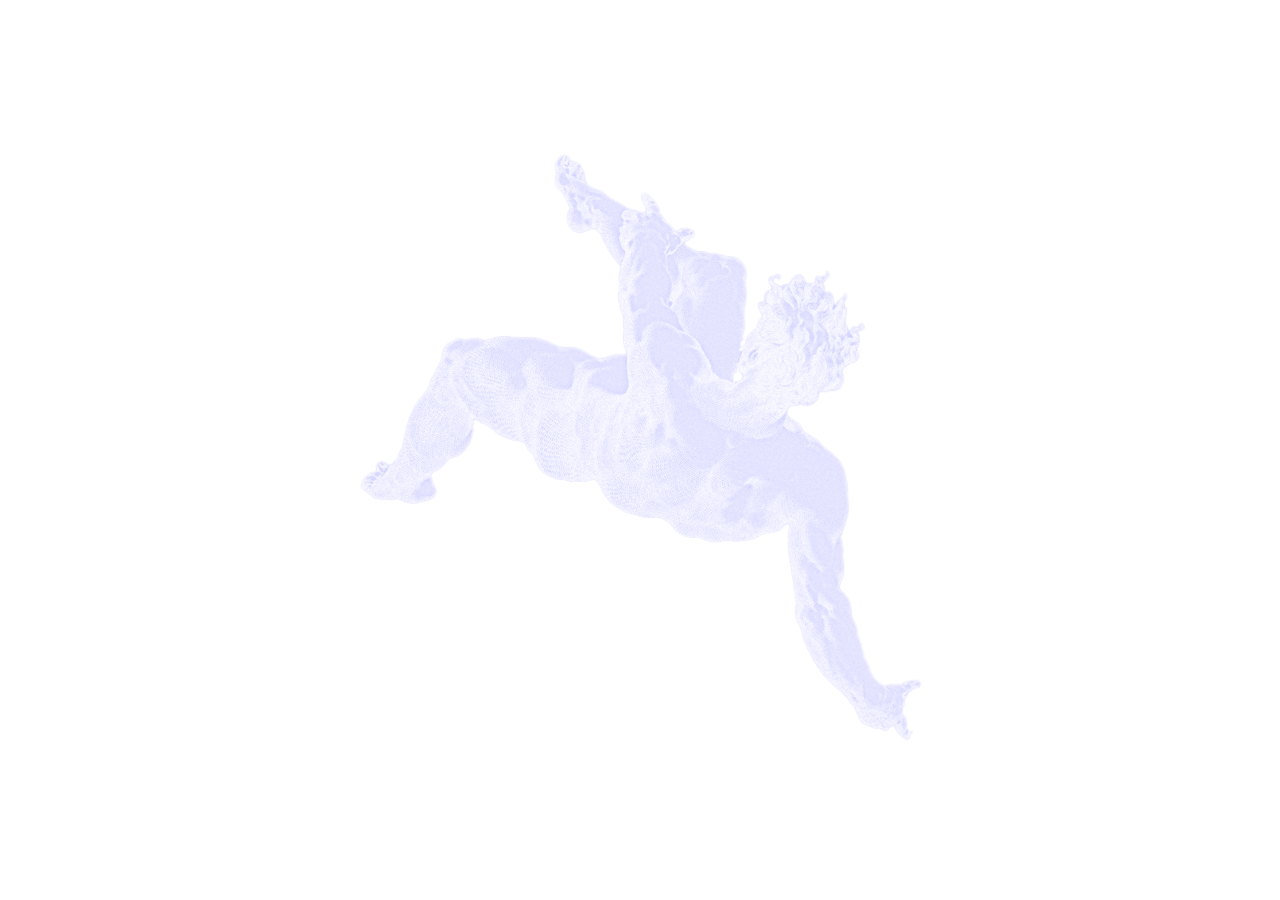
<file: index.html>
<!DOCTYPE html>
<html lang="en">
<head>
    <meta charset="UTF-8">
    <meta name="viewport" content="width=device-width, initial-scale=1.0">
    <link rel="stylesheet" href="styles.css">
    <script src="script.js"></script>
    <title>Icarus Case Orientation</title>
</head>
<body>
    <div class="logo-container">
      <a href="Funnelweb Bureau of Investigation second document.docx" download="Funnelweb Bureau of Investigation - Introduction">
          <img src="icarus logo.png" alt="Logo" class="logo">
      </a>
    </div>
</body>
</html>
</file>
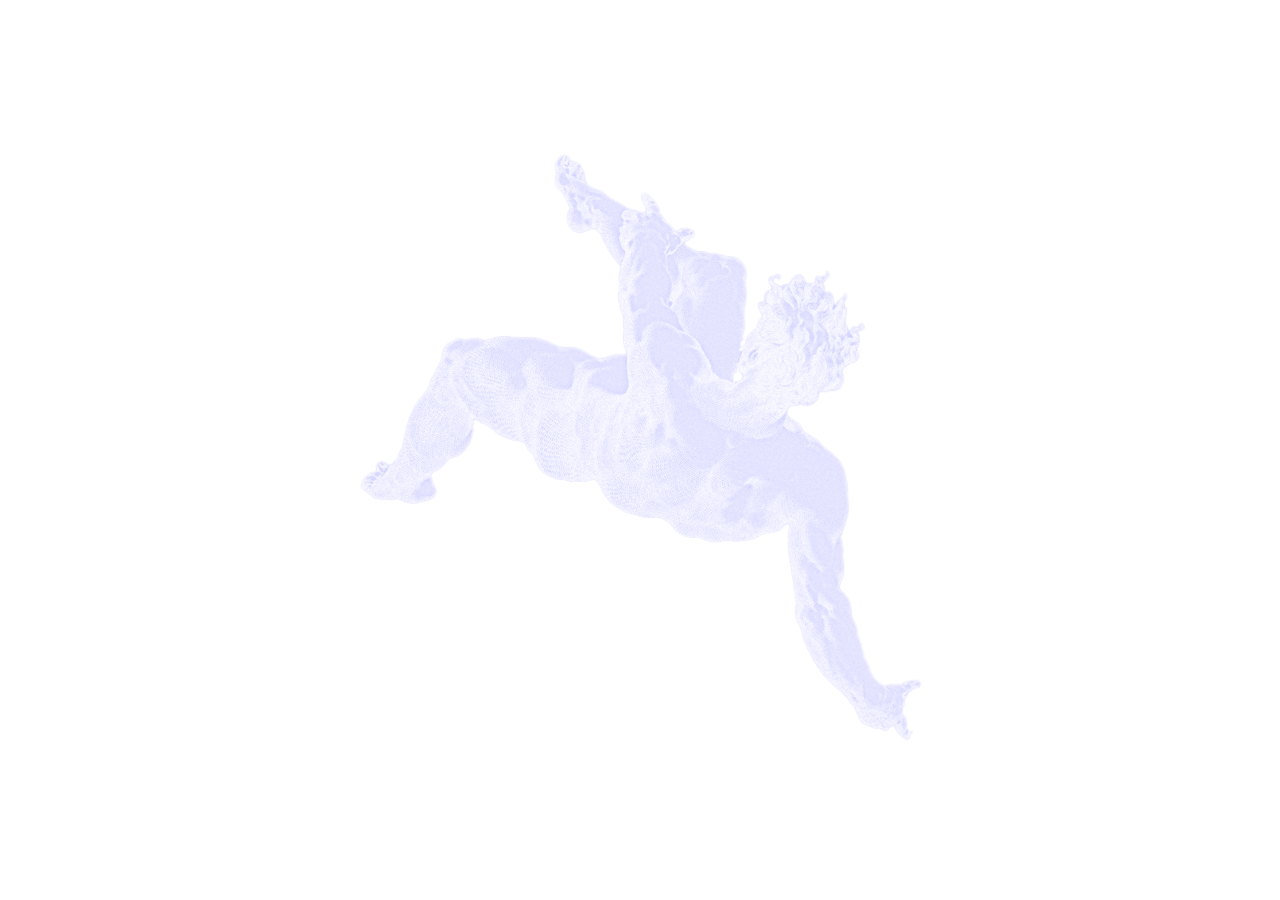
<file: intro.html>
<!DOCTYPE html>
<html lang="en">
<head>
    <meta charset="UTF-8">
    <meta name="viewport" content="width=device-width, initial-scale=1.0">
    <link rel="stylesheet" href="styles.css">
    <script src="script.js"></script>
    <title>Icarus Case Orientation</title>
</head>
<body>
    <div class="logo-container">
      <a href="Funnelweb Bureau of Investigation second document.docx" download="Funnelweb Bureau of Investigation - Introduction">
          <img src="icarus logo.png" alt="Logo" class="logo">
      </a>
    </div>
    <div id="message" class="message"></div>
</body>
</html>
</file>
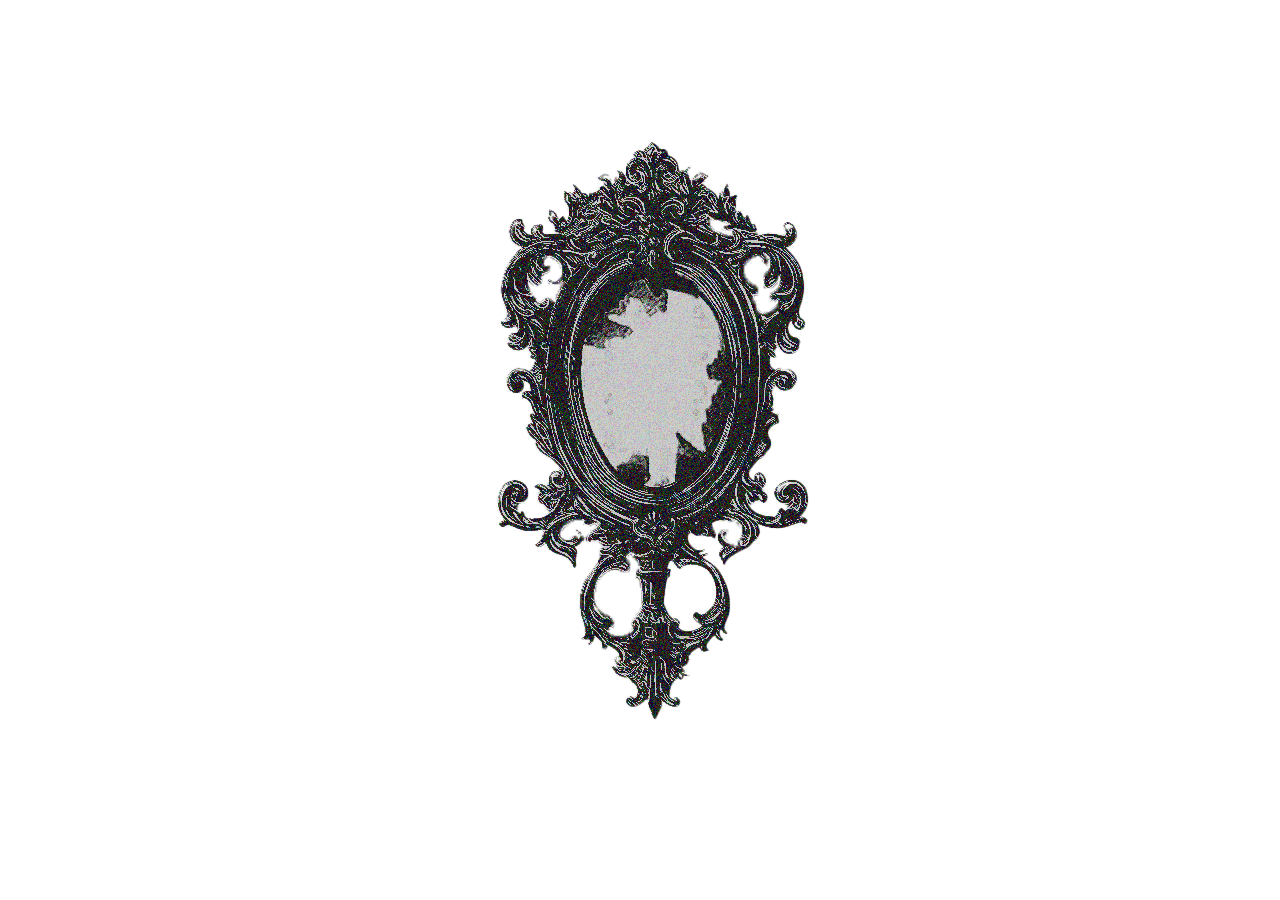
<file: narcissus.html>
<!DOCTYPE html>
<html lang="en">
<head>
    <meta charset="UTF-8">
    <meta name="viewport" content="width=device-width, initial-scale=1.0">
    <link rel="stylesheet" href="styles.css">
    <script src="script.js"></script>
    <title>The Case of Narlin Tanaka</title>
</head>
<body class="narcissus">
    <div class="logo-container">
      <a href="Funnelweb Bureau of Investigation - Narlin Tanaka.docx" download="Funnelweb Bureau of Investigation - Narlin Tanaka">
          <img src="narcissus logo.png" alt="Logo" class="logo">
      </a>
    </div>
</body>
</html>
</file>
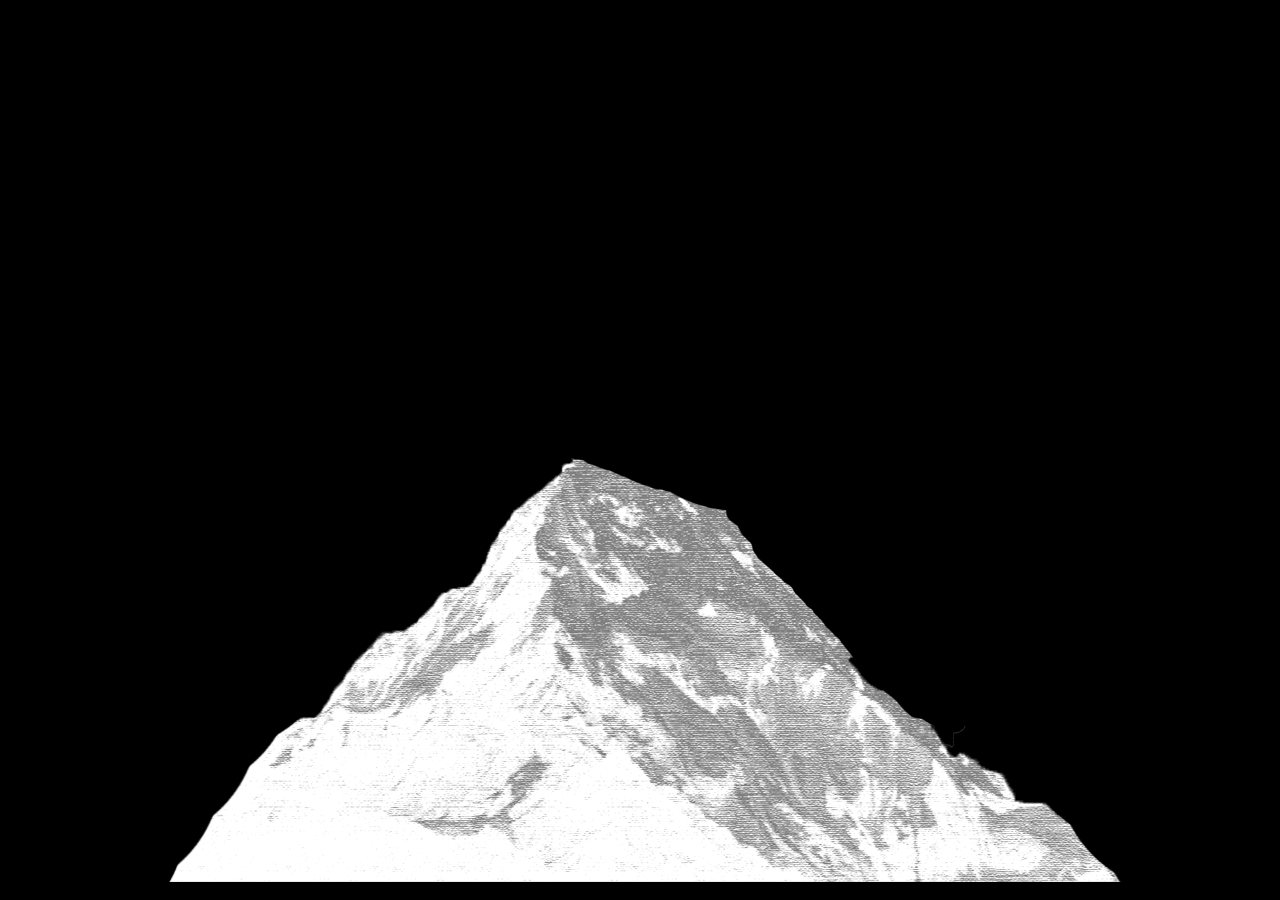
<file: nomad.html>
<!DOCTYPE html>
<html lang="en">
<head>
    <meta charset="UTF-8">
    <meta name="viewport" content="width=device-width, initial-scale=1.0">
    <link rel="stylesheet" href="styles.css">
    <script src="script.js"></script>
    <title>The Case of Freiss Dembele</title>
</head>
<body class="nomad">
    <div class="logo-container">
      <a href="Funnelweb Bureau of Investigation - Freiss Dembele.docx" download="Funnelweb Bureau of Investigation - Training Exercise">
          <img src="nomad logo.png" alt="Logo" class="logo">
      </a>
    </div>
</body>
</html>
</file>
<file: styles.css>
body {
    background-color: white;
    display: flex;
    justify-content: center;
    align-items: center;
    height: 100vh;
    margin: 0;
}

.narcissus {
    background-color: white;
}

.nomad {
    background-color: black;
}

.basilisk {
    background-color: black;
}

.logo-container {
    text-align: center;
}

.logo {
    max-width: 100%;
    height: auto;
}

.message {
    text-align: center;
    margin-top: 20px;
    font-size: 1.2em;
}

.success {
    color: green;
}
.error {
    color: red;
}
</file>
